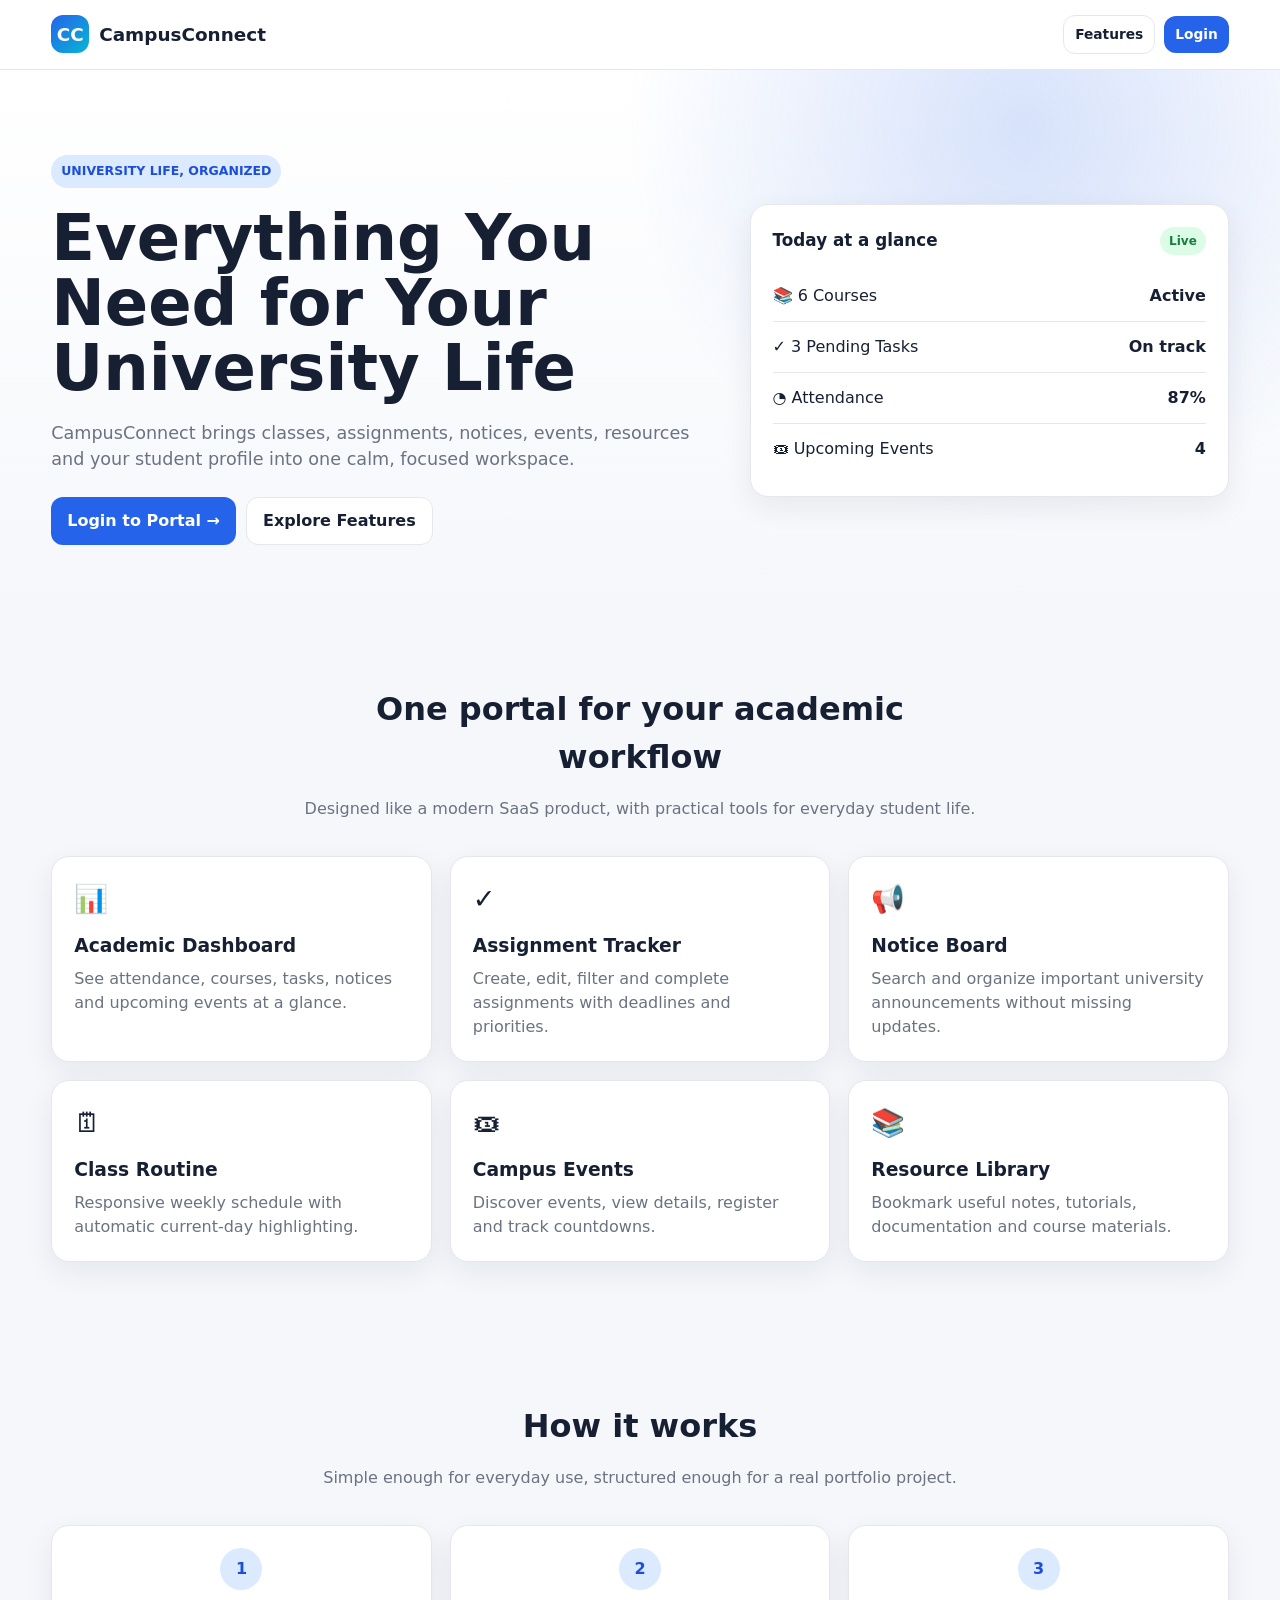
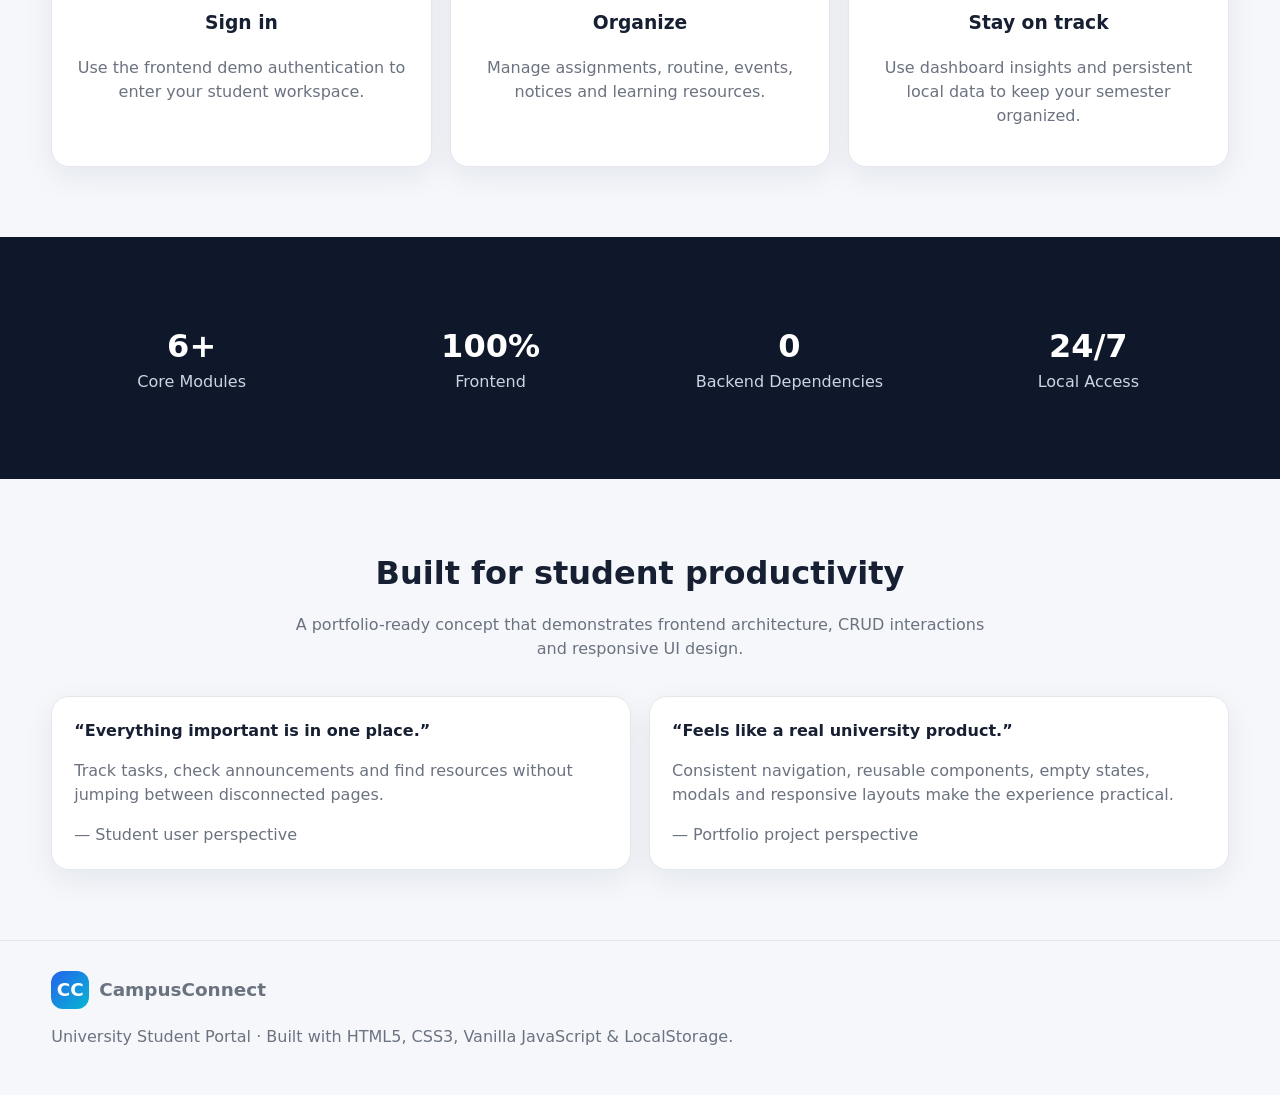
<file: index.html>
<!doctype html><html lang="en"><head><meta charset="utf-8"><meta name="viewport" content="width=device-width,initial-scale=1"><title>CampusConnect · University Student Portal</title><link rel="stylesheet" href="css/style.css"><link rel="stylesheet" href="css/components.css"><link rel="stylesheet" href="css/responsive.css"></head>
<body>
<header class="topbar"><div class="topbar-inner"><a class="brand" href="index.html"><span class="logo">CC</span><span>CampusConnect</span></a><div class="top-actions"><a class="btn btn-secondary btn-sm" href="#features">Features</a><a class="btn btn-primary btn-sm" href="login.html">Login</a></div></div></header>
<section class="hero"><div class="container hero-grid"><div><span class="eyebrow">UNIVERSITY LIFE, ORGANIZED</span><h1>Everything You Need for Your University Life</h1><p>CampusConnect brings classes, assignments, notices, events, resources and your student profile into one calm, focused workspace.</p><div class="hero-actions"><a class="btn btn-primary" href="login.html">Login to Portal →</a><a class="btn btn-secondary" href="#features">Explore Features</a></div></div><div class="card hero-panel"><div class="section-title"><h3>Today at a glance</h3><span class="badge badge-green">Live</span></div><div class="mock-row"><span>📚 6 Courses</span><b>Active</b></div><div class="mock-row"><span>✓ 3 Pending Tasks</span><b>On track</b></div><div class="mock-row"><span>◔ Attendance</span><b>87%</b></div><div class="mock-row"><span>🎟 Upcoming Events</span><b>4</b></div></div></div></section>
<section class="section-pad" id="features"><div class="container"><div class="center-head"><h2>One portal for your academic workflow</h2><p class="muted">Designed like a modern SaaS product, with practical tools for everyday student life.</p></div><div class="grid grid-3"><div class="card feature-card"><div class="feature-icon">📊</div><h3>Academic Dashboard</h3><p>See attendance, courses, tasks, notices and upcoming events at a glance.</p></div><div class="card feature-card"><div class="feature-icon">✓</div><h3>Assignment Tracker</h3><p>Create, edit, filter and complete assignments with deadlines and priorities.</p></div><div class="card feature-card"><div class="feature-icon">📢</div><h3>Notice Board</h3><p>Search and organize important university announcements without missing updates.</p></div><div class="card feature-card"><div class="feature-icon">🗓</div><h3>Class Routine</h3><p>Responsive weekly schedule with automatic current-day highlighting.</p></div><div class="card feature-card"><div class="feature-icon">🎟</div><h3>Campus Events</h3><p>Discover events, view details, register and track countdowns.</p></div><div class="card feature-card"><div class="feature-icon">📚</div><h3>Resource Library</h3><p>Bookmark useful notes, tutorials, documentation and course materials.</p></div></div></div></section>
<section class="section-pad"><div class="container"><div class="center-head"><h2>How it works</h2><p class="muted">Simple enough for everyday use, structured enough for a real portfolio project.</p></div><div class="grid grid-3"><div class="card how-step"><div class="step-num">1</div><h3>Sign in</h3><p class="muted">Use the frontend demo authentication to enter your student workspace.</p></div><div class="card how-step"><div class="step-num">2</div><h3>Organize</h3><p class="muted">Manage assignments, routine, events, notices and learning resources.</p></div><div class="card how-step"><div class="step-num">3</div><h3>Stay on track</h3><p class="muted">Use dashboard insights and persistent local data to keep your semester organized.</p></div></div></div></section>
<section class="section-pad stats-band"><div class="container grid grid-4"><div class="stat-big"><strong>6+</strong><span class="muted">Core Modules</span></div><div class="stat-big"><strong>100%</strong><span class="muted">Frontend</span></div><div class="stat-big"><strong>0</strong><span class="muted">Backend Dependencies</span></div><div class="stat-big"><strong>24/7</strong><span class="muted">Local Access</span></div></div></section>
<section class="section-pad"><div class="container"><div class="center-head"><h2>Built for student productivity</h2><p class="muted">A portfolio-ready concept that demonstrates frontend architecture, CRUD interactions and responsive UI design.</p></div><div class="grid grid-2"><div class="card testimonial"><b>“Everything important is in one place.”</b><p>Track tasks, check announcements and find resources without jumping between disconnected pages.</p><span class="muted">— Student user perspective</span></div><div class="card testimonial"><b>“Feels like a real university product.”</b><p>Consistent navigation, reusable components, empty states, modals and responsive layouts make the experience practical.</p><span class="muted">— Portfolio project perspective</span></div></div></div></section>
<footer class="footer"><div class="container"><div class="brand"><span class="logo">CC</span>CampusConnect</div><p>University Student Portal · Built with HTML5, CSS3, Vanilla JavaScript & LocalStorage.</p></div></footer>
</body></html>
</file>
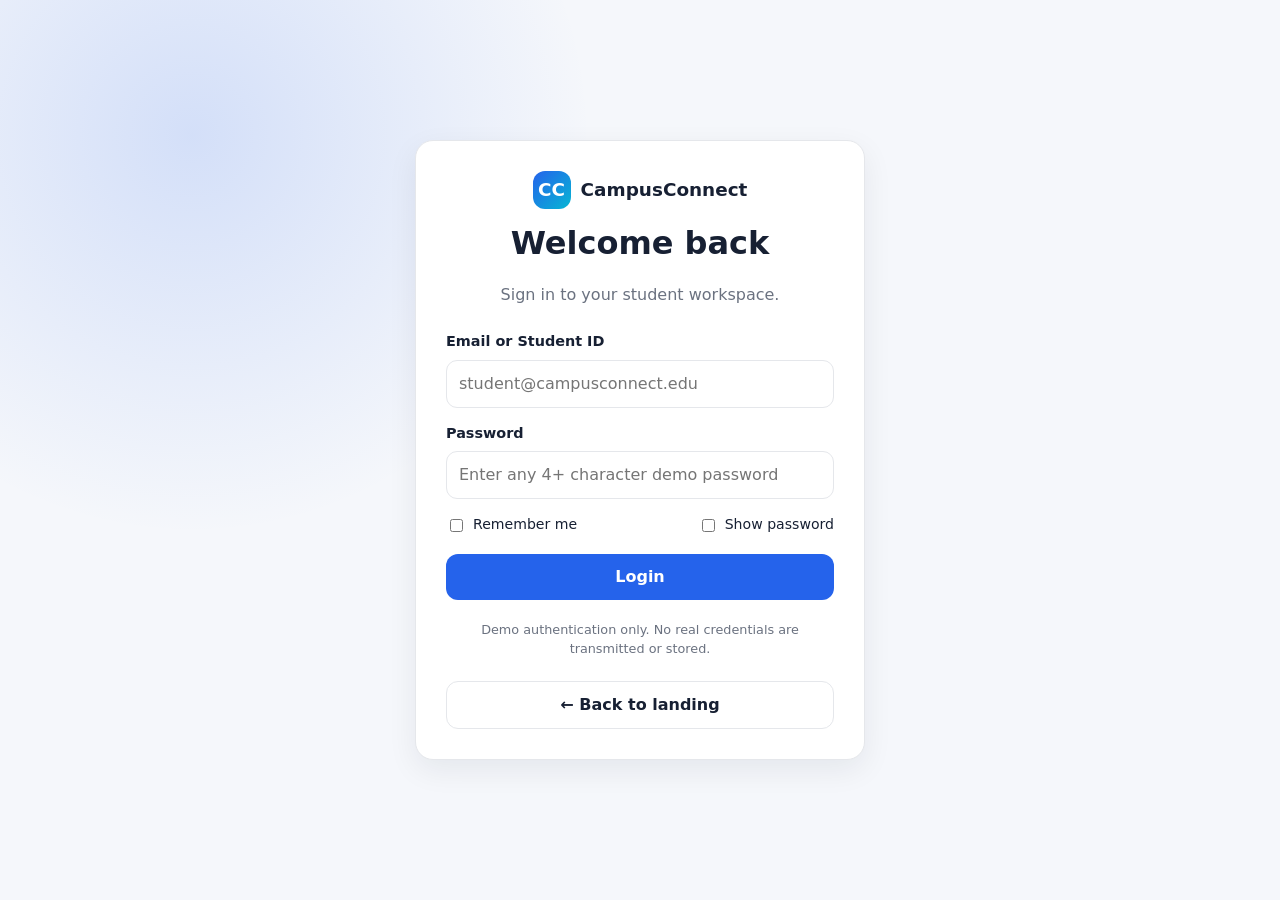
<file: assignments.html>
<!doctype html>
<html lang="en"><head><meta charset="utf-8"><meta name="viewport" content="width=device-width,initial-scale=1">
<title>Assignments · CampusConnect</title><link rel="stylesheet" href="css/style.css"><link rel="stylesheet" href="css/components.css"><link rel="stylesheet" href="css/responsive.css"></head>
<body data-page="assignments">
<header class="topbar"><div class="topbar-inner"><div class="brand"><button class="icon-btn menu-toggle" style="display:none">☰</button><a class="brand" href="dashboard.html"><span class="logo">CC</span><span class="brand-text">CampusConnect</span></a></div><div class="top-actions"><label class="switch" title="Theme"><input type="checkbox" data-theme-toggle><span class="slider"></span></label><div class="profile-row"><div class="avatar" data-user-initial>S</div><strong data-user-name>Student</strong></div></div></div></header>
<div class="app-layout">
<aside class="sidebar" id="sidebar">
  <div class="nav-label">Workspace</div>
  <a class="nav-link" data-page="dashboard" href="dashboard.html"><span class="ico">⌂</span>Dashboard</a>
  <a class="nav-link" data-page="notices" href="notices.html"><span class="ico">📢</span>Notice Board</a>
  <a class="nav-link" data-page="routine" href="routine.html"><span class="ico">🗓</span>Class Routine</a>
  <a class="nav-link" data-page="assignments" href="assignments.html"><span class="ico">✓</span>Assignments</a>
  <a class="nav-link" data-page="events" href="events.html"><span class="ico">🎟</span>Events</a>
  <a class="nav-link" data-page="resources" href="resources.html"><span class="ico">📚</span>Resources</a>
  <div class="nav-label">Account</div>
  <a class="nav-link" data-page="profile" href="profile.html"><span class="ico">◉</span>Profile</a>
  <a class="nav-link" data-page="settings" href="settings.html"><span class="ico">⚙</span>Settings</a>
  <div class="sidebar-bottom"><div class="card section"><div class="profile-row"><div class="avatar" data-user-initial>S</div><div><strong data-user-name>Student</strong><div class="muted" style="font-size:.78rem">CampusConnect</div></div></div><button class="btn btn-secondary btn-sm" style="width:100%;margin-top:12px" data-logout>Logout</button></div></div>
</aside>
<main class="main"><div class="container">
<div class="page-head"><div><h1>Assignment Tracker</h1><p>Keep every deadline and task under control.</p></div><button class="btn btn-primary" id="addAssignment">+ Add Assignment</button></div>
<div class="toolbar"><input class="input" id="assignmentSearch" placeholder="Search assignments..."><select class="select" id="statusFilter"><option value="">All Statuses</option><option>Pending</option><option>In Progress</option><option>Completed</option></select><select class="select" id="priorityFilter"><option value="">All Priorities</option><option>Low</option><option>Medium</option><option>High</option></select></div>
<div class="search-result-count" id="resultCount"></div><div id="assignmentList" class="grid grid-2"></div>
</div></main></div>
<div class="toast-container"></div><script src="js/app.js"></script><script src='js/assignments.js'></script></body></html>
</file>
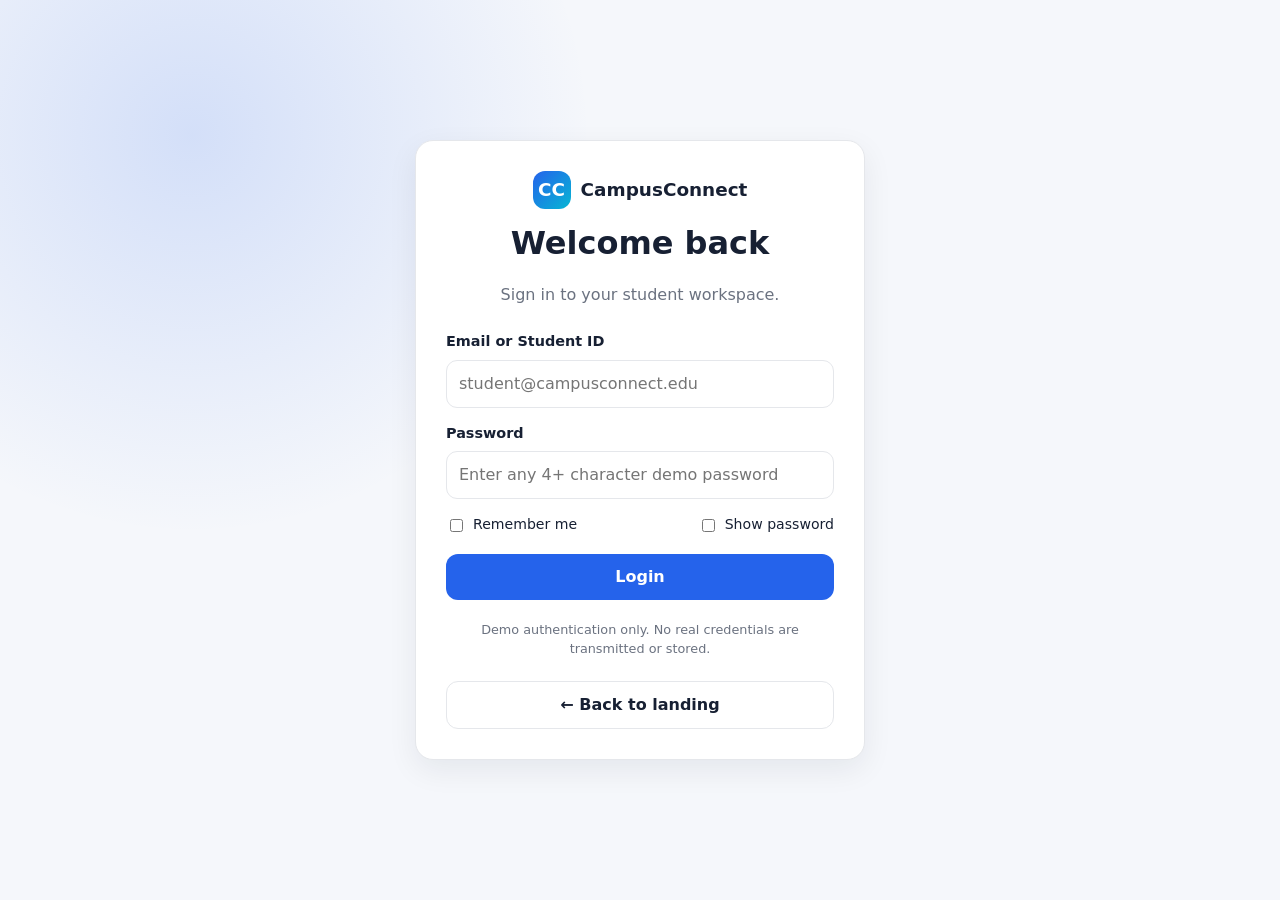
<file: dashboard.html>
<!doctype html>
<html lang="en"><head><meta charset="utf-8"><meta name="viewport" content="width=device-width,initial-scale=1">
<title>Dashboard · CampusConnect</title><link rel="stylesheet" href="css/style.css"><link rel="stylesheet" href="css/components.css"><link rel="stylesheet" href="css/responsive.css"></head>
<body data-page="dashboard">
<header class="topbar"><div class="topbar-inner"><div class="brand"><button class="icon-btn menu-toggle" style="display:none">☰</button><a class="brand" href="dashboard.html"><span class="logo">CC</span><span class="brand-text">CampusConnect</span></a></div><div class="top-actions"><label class="switch" title="Theme"><input type="checkbox" data-theme-toggle><span class="slider"></span></label><div class="profile-row"><div class="avatar" data-user-initial>S</div><strong data-user-name>Student</strong></div></div></div></header>
<div class="app-layout">
<aside class="sidebar" id="sidebar">
  <div class="nav-label">Workspace</div>
  <a class="nav-link" data-page="dashboard" href="dashboard.html"><span class="ico">⌂</span>Dashboard</a>
  <a class="nav-link" data-page="notices" href="notices.html"><span class="ico">📢</span>Notice Board</a>
  <a class="nav-link" data-page="routine" href="routine.html"><span class="ico">🗓</span>Class Routine</a>
  <a class="nav-link" data-page="assignments" href="assignments.html"><span class="ico">✓</span>Assignments</a>
  <a class="nav-link" data-page="events" href="events.html"><span class="ico">🎟</span>Events</a>
  <a class="nav-link" data-page="resources" href="resources.html"><span class="ico">📚</span>Resources</a>
  <div class="nav-label">Account</div>
  <a class="nav-link" data-page="profile" href="profile.html"><span class="ico">◉</span>Profile</a>
  <a class="nav-link" data-page="settings" href="settings.html"><span class="ico">⚙</span>Settings</a>
  <div class="sidebar-bottom"><div class="card section"><div class="profile-row"><div class="avatar" data-user-initial>S</div><div><strong data-user-name>Student</strong><div class="muted" style="font-size:.78rem">CampusConnect</div></div></div><button class="btn btn-secondary btn-sm" style="width:100%;margin-top:12px" data-logout>Logout</button></div></div>
</aside>
<main class="main"><div class="container">
<div class="page-head"><div><h1>Good evening, <span id="dashName">Student</span> 👋</h1><p>Here’s your academic overview for today.</p></div><a class="btn btn-primary" href="assignments.html">+ Add Assignment</a></div>
<div class="grid grid-4 mb-16">
  <div class="card stat-card"><div><div class="stat-label">Total Courses</div><div class="stat-number" id="statCourses">6</div></div><div class="stat-icon">📘</div></div>
  <div class="card stat-card"><div><div class="stat-label">Pending Assignments</div><div class="stat-number" id="statAssignments">0</div></div><div class="stat-icon">✓</div></div>
  <div class="card stat-card"><div><div class="stat-label">Upcoming Events</div><div class="stat-number" id="statEvents">0</div></div><div class="stat-icon">🎟</div></div>
  <div class="card stat-card"><div><div class="stat-label">Attendance</div><div class="stat-number" id="statAttendance">87%</div></div><div class="stat-icon">◔</div></div>
</div>
<div class="grid grid-3">
 <section class="card section" style="grid-column:span 2"><div class="section-title"><h2>Today's Classes</h2><a class="muted" href="routine.html">View routine →</a></div>
  <div class="list">
   <div class="list-item"><div class="card-top"><div><strong>Software Requirements Engineering</strong><div class="meta">SWE 212 · 09:30 AM–11:00 AM · Room 401</div></div><span class="badge badge-blue">Today</span></div></div>
   <div class="list-item"><div class="card-top"><div><strong>Database Management Systems</strong><div class="meta">CSE 221 · 01:00 PM–02:30 PM · Room 305</div></div><span class="badge badge-gray">Lecture</span></div></div>
  </div>
 </section>
 <section class="card section"><div class="section-title"><h2>Study Progress</h2></div><div class="kpi-row"><span class="muted">Semester progress</span><b>68%</b></div><div class="progress"><span style="width:68%"></span></div><div class="kpi-row mt-16"><span class="muted">Weekly study goal</span><b>74%</b></div><div class="progress"><span style="width:74%"></span></div><div class="list mt-16"><div class="list-item"><strong>Student ID</strong><div class="muted" id="dashId">—</div></div><div class="list-item"><strong>Academic Standing</strong><div class="muted">Good Standing</div></div></div></section>
</div>
<div class="grid grid-2" style="margin-top:18px">
 <section class="card section"><div class="section-title"><h2>Upcoming Assignments</h2><a href="assignments.html" class="muted">View all →</a></div><div id="dashAssignments" class="list"></div></section>
 <section class="card section"><div class="section-title"><h2>Recent Notices</h2><a href="notices.html" class="muted">View all →</a></div><div id="dashNotices" class="list"></div></section>
 <section class="card section"><div class="section-title"><h2>Upcoming Events</h2><a href="events.html" class="muted">Explore →</a></div><div id="dashEvents" class="list"></div></section>
 <section class="card section"><div class="section-title"><h2>Quick Actions</h2></div><div class="grid grid-2"><a class="btn btn-secondary" href="assignments.html">✓ Assignments</a><a class="btn btn-secondary" href="routine.html">🗓 Routine</a><a class="btn btn-secondary" href="resources.html">📚 Resources</a><a class="btn btn-secondary" href="profile.html">◉ Profile</a></div></section>
</div>
</div></main></div>
<div class="toast-container"></div><script src="js/app.js"></script><script src='js/dashboard.js'></script></body></html>
</file>
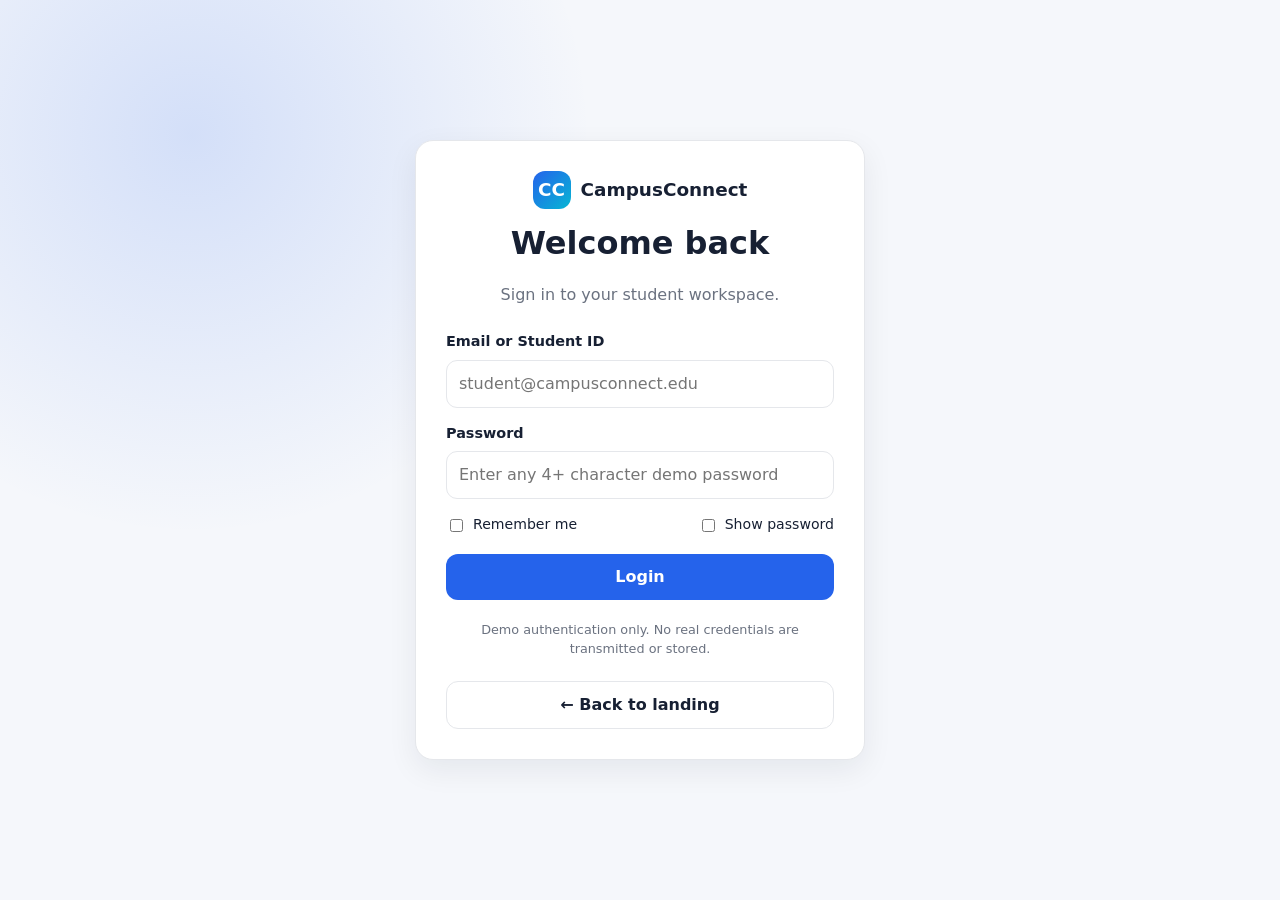
<file: events.html>
<!doctype html>
<html lang="en"><head><meta charset="utf-8"><meta name="viewport" content="width=device-width,initial-scale=1">
<title>Events · CampusConnect</title><link rel="stylesheet" href="css/style.css"><link rel="stylesheet" href="css/components.css"><link rel="stylesheet" href="css/responsive.css"></head>
<body data-page="events">
<header class="topbar"><div class="topbar-inner"><div class="brand"><button class="icon-btn menu-toggle" style="display:none">☰</button><a class="brand" href="dashboard.html"><span class="logo">CC</span><span class="brand-text">CampusConnect</span></a></div><div class="top-actions"><label class="switch" title="Theme"><input type="checkbox" data-theme-toggle><span class="slider"></span></label><div class="profile-row"><div class="avatar" data-user-initial>S</div><strong data-user-name>Student</strong></div></div></div></header>
<div class="app-layout">
<aside class="sidebar" id="sidebar">
  <div class="nav-label">Workspace</div>
  <a class="nav-link" data-page="dashboard" href="dashboard.html"><span class="ico">⌂</span>Dashboard</a>
  <a class="nav-link" data-page="notices" href="notices.html"><span class="ico">📢</span>Notice Board</a>
  <a class="nav-link" data-page="routine" href="routine.html"><span class="ico">🗓</span>Class Routine</a>
  <a class="nav-link" data-page="assignments" href="assignments.html"><span class="ico">✓</span>Assignments</a>
  <a class="nav-link" data-page="events" href="events.html"><span class="ico">🎟</span>Events</a>
  <a class="nav-link" data-page="resources" href="resources.html"><span class="ico">📚</span>Resources</a>
  <div class="nav-label">Account</div>
  <a class="nav-link" data-page="profile" href="profile.html"><span class="ico">◉</span>Profile</a>
  <a class="nav-link" data-page="settings" href="settings.html"><span class="ico">⚙</span>Settings</a>
  <div class="sidebar-bottom"><div class="card section"><div class="profile-row"><div class="avatar" data-user-initial>S</div><div><strong data-user-name>Student</strong><div class="muted" style="font-size:.78rem">CampusConnect</div></div></div><button class="btn btn-secondary btn-sm" style="width:100%;margin-top:12px" data-logout>Logout</button></div></div>
</aside>
<main class="main"><div class="container">
<div class="page-head"><div><h1>Campus Events</h1><p>Discover workshops, seminars, competitions and student activities.</p></div></div>
<div class="toolbar"><input class="input" id="eventSearch" placeholder="Search events..."><select class="select" id="eventCategory"><option value="">All Categories</option><option>Workshop</option><option>Competition</option><option>Seminar</option><option>Club</option></select></div>
<div id="eventList" class="grid grid-2"></div>
</div></main></div>
<div class="toast-container"></div><script src="js/app.js"></script><script src='js/events.js'></script></body></html>
</file>
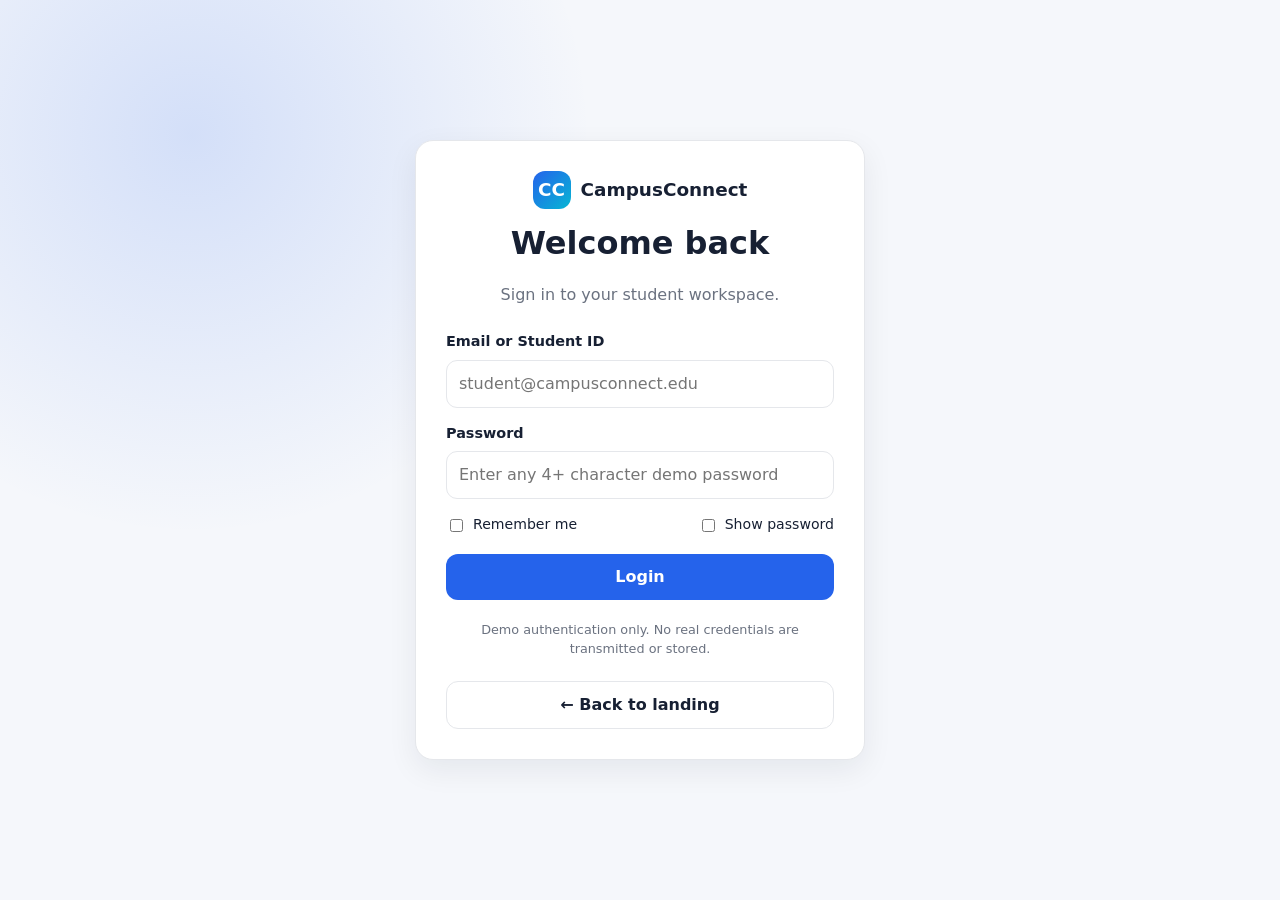
<file: login.html>
<!doctype html><html lang="en"><head><meta charset="utf-8"><meta name="viewport" content="width=device-width,initial-scale=1"><title>Login · CampusConnect</title><link rel="stylesheet" href="css/style.css"><link rel="stylesheet" href="css/responsive.css"></head>
<body><div class="login-page"><div class="card login-card"><div class="login-head"><a class="brand" style="justify-content:center" href="index.html"><span class="logo">CC</span><span>CampusConnect</span></a><h1>Welcome back</h1><p class="muted">Sign in to your student workspace.</p></div>
<div id="loginError" class="badge badge-red hidden" style="width:100%;justify-content:center;margin-bottom:14px"></div>
<form id="loginForm"><div class="form-group"><label>Email or Student ID</label><input class="input" id="identity" placeholder="student@campusconnect.edu" autocomplete="username"></div><div class="form-group"><label>Password</label><input class="input" type="password" id="password" placeholder="Enter any 4+ character demo password" autocomplete="current-password"></div><div class="check-row"><label><input type="checkbox" id="remember"> Remember me</label><label><input type="checkbox" id="showPassword"> Show password</label></div><button class="btn btn-primary" style="width:100%">Login</button></form>
<p class="footer-mini">Demo authentication only. No real credentials are transmitted or stored.</p><a class="btn btn-secondary" style="width:100%;margin-top:10px" href="index.html">← Back to landing</a></div></div><script src="js/app.js"></script><script src="js/auth.js"></script></body></html>
</file>
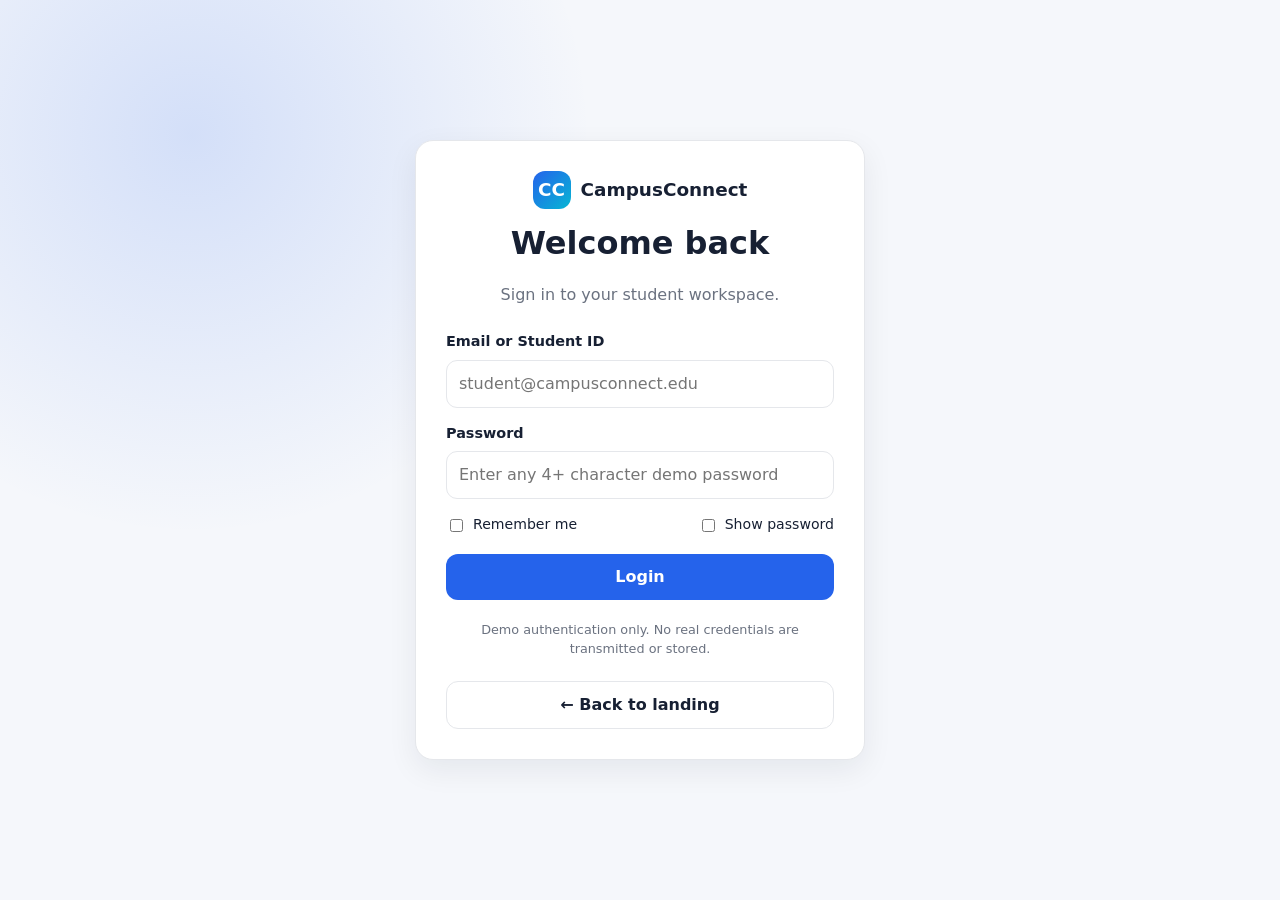
<file: notices.html>
<!doctype html>
<html lang="en"><head><meta charset="utf-8"><meta name="viewport" content="width=device-width,initial-scale=1">
<title>Notice Board · CampusConnect</title><link rel="stylesheet" href="css/style.css"><link rel="stylesheet" href="css/components.css"><link rel="stylesheet" href="css/responsive.css"></head>
<body data-page="notices">
<header class="topbar"><div class="topbar-inner"><div class="brand"><button class="icon-btn menu-toggle" style="display:none">☰</button><a class="brand" href="dashboard.html"><span class="logo">CC</span><span class="brand-text">CampusConnect</span></a></div><div class="top-actions"><label class="switch" title="Theme"><input type="checkbox" data-theme-toggle><span class="slider"></span></label><div class="profile-row"><div class="avatar" data-user-initial>S</div><strong data-user-name>Student</strong></div></div></div></header>
<div class="app-layout">
<aside class="sidebar" id="sidebar">
  <div class="nav-label">Workspace</div>
  <a class="nav-link" data-page="dashboard" href="dashboard.html"><span class="ico">⌂</span>Dashboard</a>
  <a class="nav-link" data-page="notices" href="notices.html"><span class="ico">📢</span>Notice Board</a>
  <a class="nav-link" data-page="routine" href="routine.html"><span class="ico">🗓</span>Class Routine</a>
  <a class="nav-link" data-page="assignments" href="assignments.html"><span class="ico">✓</span>Assignments</a>
  <a class="nav-link" data-page="events" href="events.html"><span class="ico">🎟</span>Events</a>
  <a class="nav-link" data-page="resources" href="resources.html"><span class="ico">📚</span>Resources</a>
  <div class="nav-label">Account</div>
  <a class="nav-link" data-page="profile" href="profile.html"><span class="ico">◉</span>Profile</a>
  <a class="nav-link" data-page="settings" href="settings.html"><span class="ico">⚙</span>Settings</a>
  <div class="sidebar-bottom"><div class="card section"><div class="profile-row"><div class="avatar" data-user-initial>S</div><div><strong data-user-name>Student</strong><div class="muted" style="font-size:.78rem">CampusConnect</div></div></div><button class="btn btn-secondary btn-sm" style="width:100%;margin-top:12px" data-logout>Logout</button></div></div>
</aside>
<main class="main"><div class="container">
<div class="page-head"><div><h1>Notice Board</h1><p>Stay informed about academic and campus updates.</p></div></div>
<div class="toolbar"><input class="input" id="noticeSearch" placeholder="Search notices..."><select class="select" id="noticeCategory"><option value="">All Categories</option><option>Academic</option><option>Competition</option><option>General</option><option>Finance</option><option>Workshop</option></select><select class="select" id="noticeSort"><option value="newest">Newest first</option><option value="oldest">Oldest first</option></select></div>
<div id="noticeList" class="grid grid-2"></div>
</div></main></div>
<div class="toast-container"></div><script src="js/app.js"></script><script src='js/notices.js'></script></body></html>
</file>
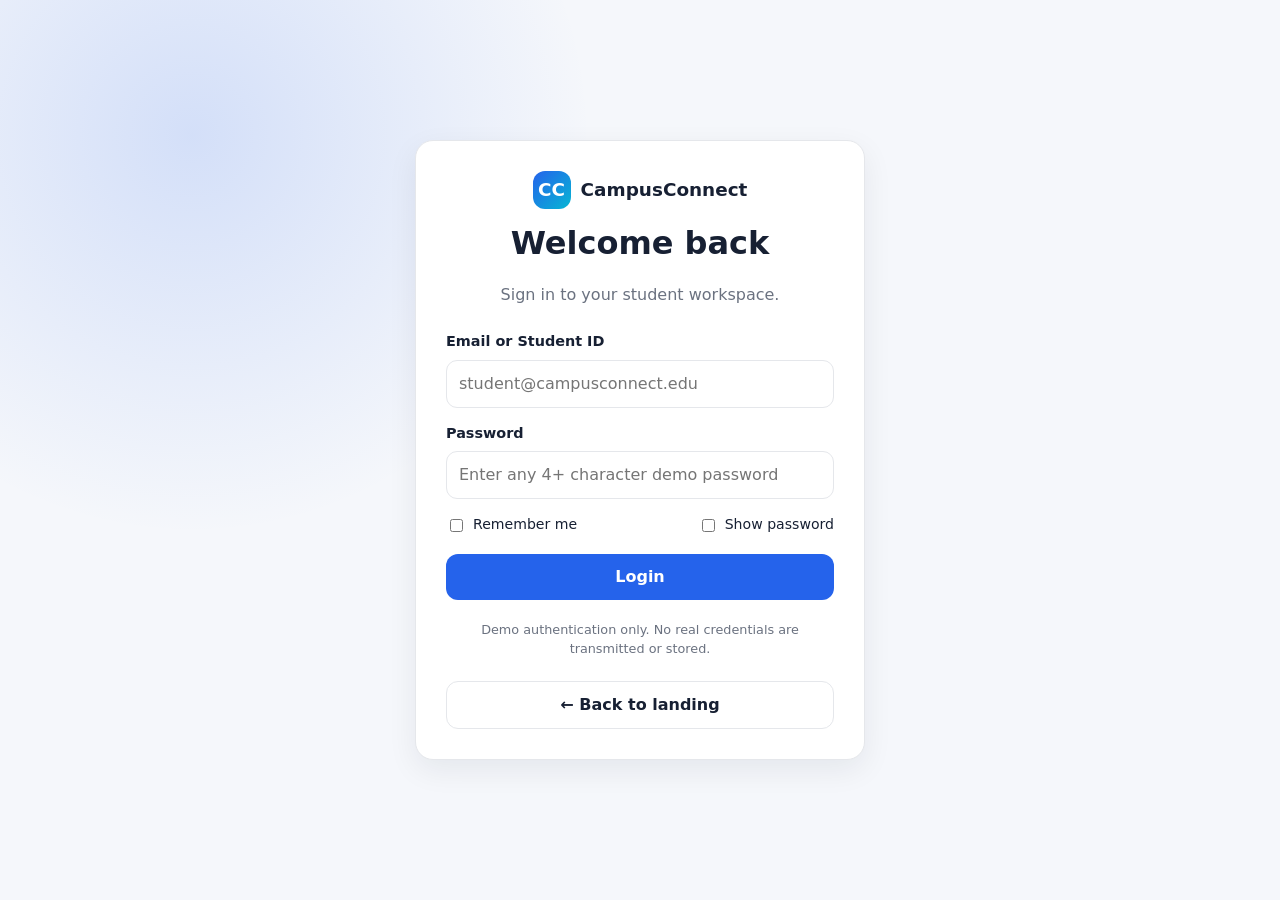
<file: profile.html>
<!doctype html>
<html lang="en"><head><meta charset="utf-8"><meta name="viewport" content="width=device-width,initial-scale=1">
<title>Profile · CampusConnect</title><link rel="stylesheet" href="css/style.css"><link rel="stylesheet" href="css/components.css"><link rel="stylesheet" href="css/responsive.css"></head>
<body data-page="profile">
<header class="topbar"><div class="topbar-inner"><div class="brand"><button class="icon-btn menu-toggle" style="display:none">☰</button><a class="brand" href="dashboard.html"><span class="logo">CC</span><span class="brand-text">CampusConnect</span></a></div><div class="top-actions"><label class="switch" title="Theme"><input type="checkbox" data-theme-toggle><span class="slider"></span></label><div class="profile-row"><div class="avatar" data-user-initial>S</div><strong data-user-name>Student</strong></div></div></div></header>
<div class="app-layout">
<aside class="sidebar" id="sidebar">
  <div class="nav-label">Workspace</div>
  <a class="nav-link" data-page="dashboard" href="dashboard.html"><span class="ico">⌂</span>Dashboard</a>
  <a class="nav-link" data-page="notices" href="notices.html"><span class="ico">📢</span>Notice Board</a>
  <a class="nav-link" data-page="routine" href="routine.html"><span class="ico">🗓</span>Class Routine</a>
  <a class="nav-link" data-page="assignments" href="assignments.html"><span class="ico">✓</span>Assignments</a>
  <a class="nav-link" data-page="events" href="events.html"><span class="ico">🎟</span>Events</a>
  <a class="nav-link" data-page="resources" href="resources.html"><span class="ico">📚</span>Resources</a>
  <div class="nav-label">Account</div>
  <a class="nav-link" data-page="profile" href="profile.html"><span class="ico">◉</span>Profile</a>
  <a class="nav-link" data-page="settings" href="settings.html"><span class="ico">⚙</span>Settings</a>
  <div class="sidebar-bottom"><div class="card section"><div class="profile-row"><div class="avatar" data-user-initial>S</div><div><strong data-user-name>Student</strong><div class="muted" style="font-size:.78rem">CampusConnect</div></div></div><button class="btn btn-secondary btn-sm" style="width:100%;margin-top:12px" data-logout>Logout</button></div></div>
</aside>
<main class="main"><div class="container">
<div class="page-head"><div><h1>Student Profile</h1><p>Manage the information shown across your student portal.</p></div></div>
<div class="grid grid-3"><section class="card section text-center"><div class="avatar" style="width:90px;height:90px;font-size:2rem;margin:auto" data-user-initial>S</div><h2 data-user-name>Student</h2><p class="muted">Software Engineering Student</p><span class="badge badge-green">Active Student</span></section>
<section class="card section" style="grid-column:span 2"><form id="profileForm"><div class="grid grid-2"><div class="form-group"><label>Full Name</label><input class="input" name="name" required></div><div class="form-group"><label>Student ID</label><input class="input" name="studentId" required></div><div class="form-group"><label>Department</label><input class="input" name="department" required></div><div class="form-group"><label>University</label><input class="input" name="university" required></div><div class="form-group"><label>Semester</label><input class="input" name="semester" required></div><div class="form-group"><label>Email</label><input class="input" type="email" name="email" required></div></div><div class="form-group"><label>Skills</label><input class="input" name="skills"></div><div class="form-group"><label>Interests</label><input class="input" name="interests"></div><button class="btn btn-primary">Save Profile</button></form></section></div>
</div></main></div>
<div class="toast-container"></div><script src="js/app.js"></script><script src='js/profile.js'></script></body></html>
</file>
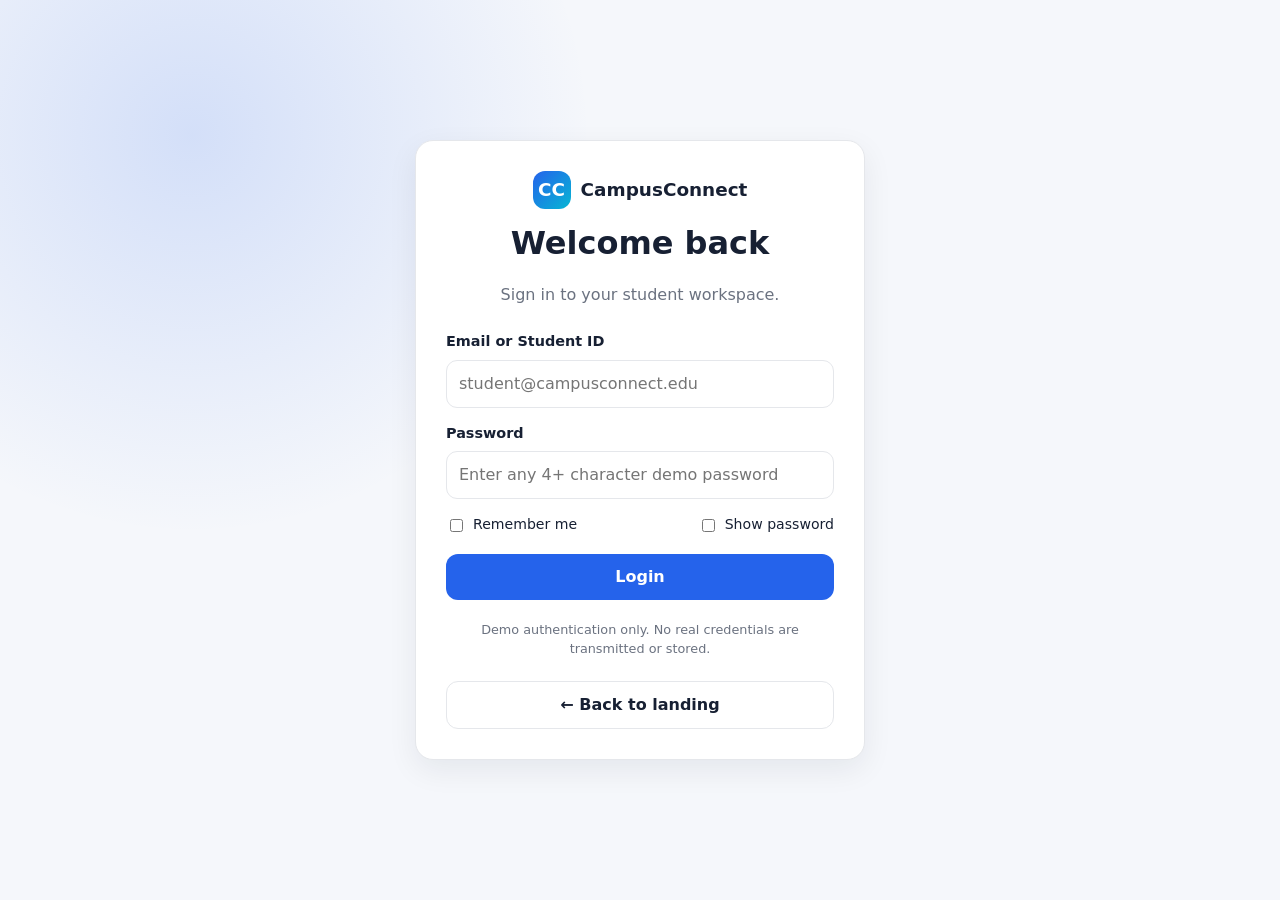
<file: resources.html>
<!doctype html>
<html lang="en"><head><meta charset="utf-8"><meta name="viewport" content="width=device-width,initial-scale=1">
<title>Study Resources · CampusConnect</title><link rel="stylesheet" href="css/style.css"><link rel="stylesheet" href="css/components.css"><link rel="stylesheet" href="css/responsive.css"></head>
<body data-page="resources">
<header class="topbar"><div class="topbar-inner"><div class="brand"><button class="icon-btn menu-toggle" style="display:none">☰</button><a class="brand" href="dashboard.html"><span class="logo">CC</span><span class="brand-text">CampusConnect</span></a></div><div class="top-actions"><label class="switch" title="Theme"><input type="checkbox" data-theme-toggle><span class="slider"></span></label><div class="profile-row"><div class="avatar" data-user-initial>S</div><strong data-user-name>Student</strong></div></div></div></header>
<div class="app-layout">
<aside class="sidebar" id="sidebar">
  <div class="nav-label">Workspace</div>
  <a class="nav-link" data-page="dashboard" href="dashboard.html"><span class="ico">⌂</span>Dashboard</a>
  <a class="nav-link" data-page="notices" href="notices.html"><span class="ico">📢</span>Notice Board</a>
  <a class="nav-link" data-page="routine" href="routine.html"><span class="ico">🗓</span>Class Routine</a>
  <a class="nav-link" data-page="assignments" href="assignments.html"><span class="ico">✓</span>Assignments</a>
  <a class="nav-link" data-page="events" href="events.html"><span class="ico">🎟</span>Events</a>
  <a class="nav-link" data-page="resources" href="resources.html"><span class="ico">📚</span>Resources</a>
  <div class="nav-label">Account</div>
  <a class="nav-link" data-page="profile" href="profile.html"><span class="ico">◉</span>Profile</a>
  <a class="nav-link" data-page="settings" href="settings.html"><span class="ico">⚙</span>Settings</a>
  <div class="sidebar-bottom"><div class="card section"><div class="profile-row"><div class="avatar" data-user-initial>S</div><div><strong data-user-name>Student</strong><div class="muted" style="font-size:.78rem">CampusConnect</div></div></div><button class="btn btn-secondary btn-sm" style="width:100%;margin-top:12px" data-logout>Logout</button></div></div>
</aside>
<main class="main"><div class="container">
<div class="page-head"><div><h1>Study Resources</h1><p>Your personal library of useful academic and programming resources.</p></div></div>
<div class="toolbar"><input class="input" id="resourceSearch" placeholder="Search resources..."><select class="select" id="resourceCategory"><option value="">All Categories</option><option>Lecture Notes</option><option>Programming</option><option>Course Materials</option><option>Tutorials</option><option>Useful Websites</option></select><label class="btn btn-secondary"><input type="checkbox" id="bookmarkedOnly"> &nbsp; Bookmarked only</label></div>
<div id="resourceList" class="grid grid-3"></div>
</div></main></div>
<div class="toast-container"></div><script src="js/app.js"></script><script src='js/resources.js'></script></body></html>
</file>
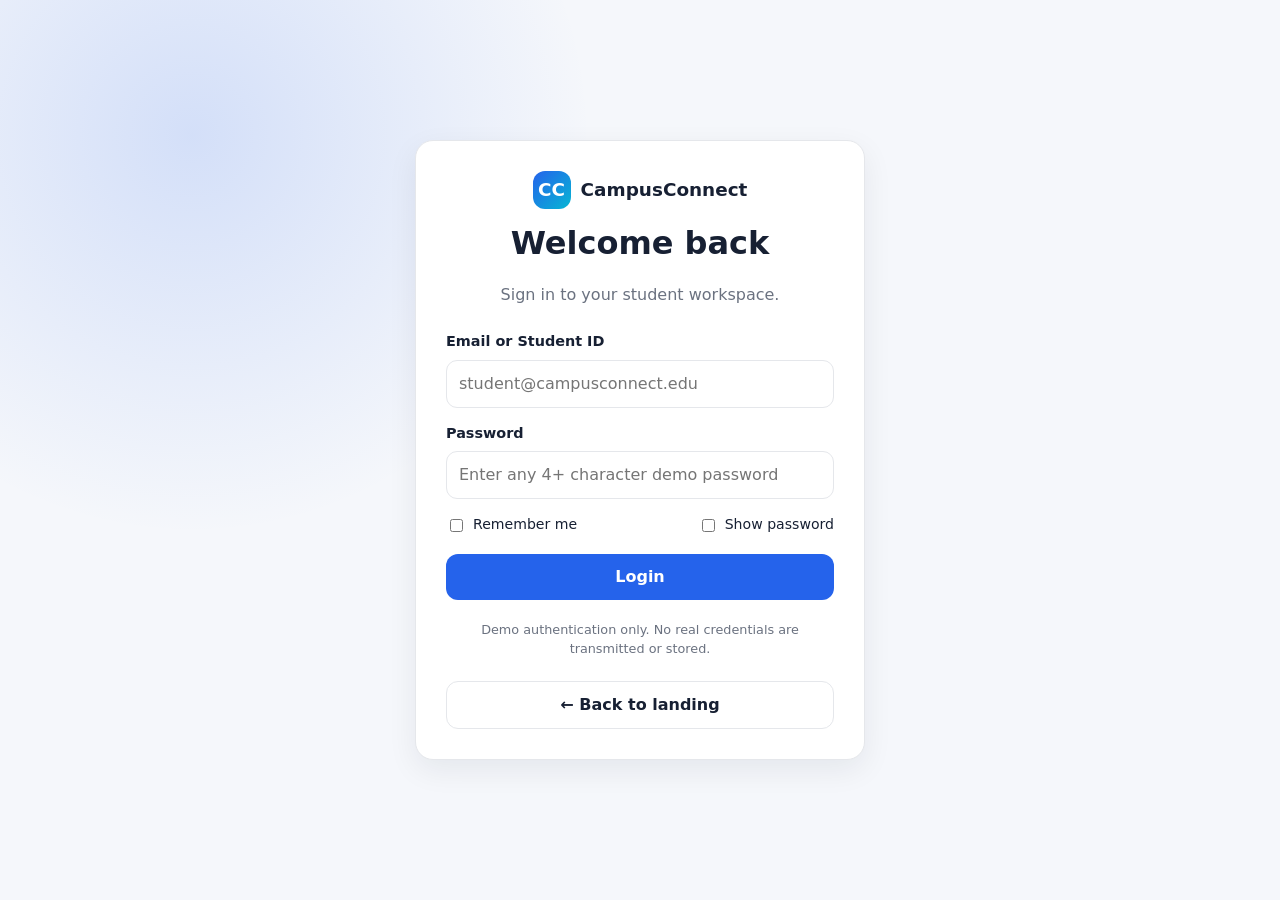
<file: routine.html>
<!doctype html>
<html lang="en"><head><meta charset="utf-8"><meta name="viewport" content="width=device-width,initial-scale=1">
<title>Class Routine · CampusConnect</title><link rel="stylesheet" href="css/style.css"><link rel="stylesheet" href="css/components.css"><link rel="stylesheet" href="css/responsive.css"></head>
<body data-page="routine">
<header class="topbar"><div class="topbar-inner"><div class="brand"><button class="icon-btn menu-toggle" style="display:none">☰</button><a class="brand" href="dashboard.html"><span class="logo">CC</span><span class="brand-text">CampusConnect</span></a></div><div class="top-actions"><label class="switch" title="Theme"><input type="checkbox" data-theme-toggle><span class="slider"></span></label><div class="profile-row"><div class="avatar" data-user-initial>S</div><strong data-user-name>Student</strong></div></div></div></header>
<div class="app-layout">
<aside class="sidebar" id="sidebar">
  <div class="nav-label">Workspace</div>
  <a class="nav-link" data-page="dashboard" href="dashboard.html"><span class="ico">⌂</span>Dashboard</a>
  <a class="nav-link" data-page="notices" href="notices.html"><span class="ico">📢</span>Notice Board</a>
  <a class="nav-link" data-page="routine" href="routine.html"><span class="ico">🗓</span>Class Routine</a>
  <a class="nav-link" data-page="assignments" href="assignments.html"><span class="ico">✓</span>Assignments</a>
  <a class="nav-link" data-page="events" href="events.html"><span class="ico">🎟</span>Events</a>
  <a class="nav-link" data-page="resources" href="resources.html"><span class="ico">📚</span>Resources</a>
  <div class="nav-label">Account</div>
  <a class="nav-link" data-page="profile" href="profile.html"><span class="ico">◉</span>Profile</a>
  <a class="nav-link" data-page="settings" href="settings.html"><span class="ico">⚙</span>Settings</a>
  <div class="sidebar-bottom"><div class="card section"><div class="profile-row"><div class="avatar" data-user-initial>S</div><div><strong data-user-name>Student</strong><div class="muted" style="font-size:.78rem">CampusConnect</div></div></div><button class="btn btn-secondary btn-sm" style="width:100%;margin-top:12px" data-logout>Logout</button></div></div>
</aside>
<main class="main"><div class="container">
<div class="page-head"><div><h1>Class Routine</h1><p>Weekly schedule with today's classes highlighted.</p></div></div>
<div class="card section"><div class="routine-grid" id="routineGrid"></div></div>
</div></main></div>
<div class="toast-container"></div><script src="js/app.js"></script><script>
document.addEventListener('DOMContentLoaded',()=>{
 if(document.body.dataset.page!=='routine')return; CC.requireAuth();
 const days=['Sunday','Monday','Tuesday','Wednesday','Thursday','Friday','Saturday'];
 const classes={
  Sunday:[['Software Requirements Engineering','SWE 212','Dr. Rahman','401','09:30 AM','11:00 AM'],['Database Management Systems','CSE 221','Ms. Jahan','305','01:00 PM','02:30 PM']],
  Monday:[['Computer Networks','CSE 231','Mr. Hasan','302','10:00 AM','11:30 AM'],['Web Engineering','SWE 315','Ms. Sultana','407','02:00 PM','03:30 PM']],
  Tuesday:[['Software Testing','SWE 321','Dr. Karim','403','09:00 AM','10:30 AM'],['Database Lab','CSE 221L','Lab Instructor','Lab 2','02:00 PM','04:00 PM']],
  Wednesday:[['Data Structures','CSE 211','Dr. Ahmed','204','11:00 AM','12:30 PM'],['Software Requirements Engineering','SWE 212','Dr. Rahman','401','02:00 PM','03:30 PM']],
  Thursday:[['Web Engineering Lab','SWE 315L','Ms. Sultana','Lab 4','10:00 AM','12:00 PM'],['Software Testing','SWE 321','Dr. Karim','403','01:00 PM','02:30 PM']],
  Friday:[],Saturday:[['Project & Professional Practice','SWE 411','Dr. Islam','405','10:00 AM','12:00 PM']]
 };
 const today=CC.todayName();document.querySelector('#routineGrid').innerHTML=days.map(d=>`<div class="day-col ${d===today?'today':''}"><div class="day-head">${d}</div>${(classes[d]||[]).map(c=>`<div class="card class-card"><strong>${c[0]}</strong><small>${c[1]} · ${c[2]}</small><small>📍 ${c[3]}</small><small>🕒 ${c[4]} – ${c[5]}</small></div>`).join('')||'<div class="empty card">No classes</div>'}</div>`).join('');
});
</script></body></html>
</file>
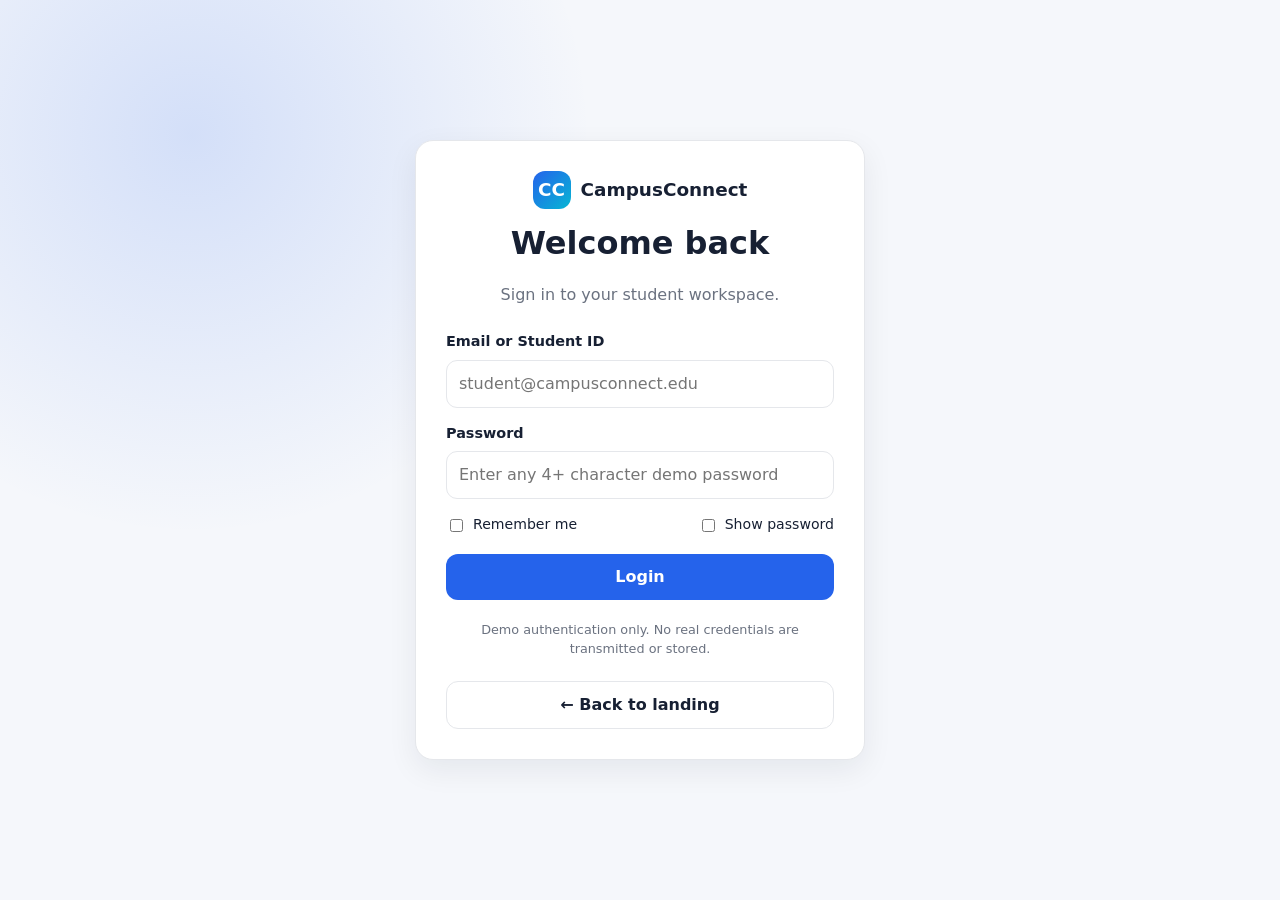
<file: settings.html>
<!doctype html>
<html lang="en"><head><meta charset="utf-8"><meta name="viewport" content="width=device-width,initial-scale=1">
<title>Settings · CampusConnect</title><link rel="stylesheet" href="css/style.css"><link rel="stylesheet" href="css/components.css"><link rel="stylesheet" href="css/responsive.css"></head>
<body data-page="settings">
<header class="topbar"><div class="topbar-inner"><div class="brand"><button class="icon-btn menu-toggle" style="display:none">☰</button><a class="brand" href="dashboard.html"><span class="logo">CC</span><span class="brand-text">CampusConnect</span></a></div><div class="top-actions"><label class="switch" title="Theme"><input type="checkbox" data-theme-toggle><span class="slider"></span></label><div class="profile-row"><div class="avatar" data-user-initial>S</div><strong data-user-name>Student</strong></div></div></div></header>
<div class="app-layout">
<aside class="sidebar" id="sidebar">
  <div class="nav-label">Workspace</div>
  <a class="nav-link" data-page="dashboard" href="dashboard.html"><span class="ico">⌂</span>Dashboard</a>
  <a class="nav-link" data-page="notices" href="notices.html"><span class="ico">📢</span>Notice Board</a>
  <a class="nav-link" data-page="routine" href="routine.html"><span class="ico">🗓</span>Class Routine</a>
  <a class="nav-link" data-page="assignments" href="assignments.html"><span class="ico">✓</span>Assignments</a>
  <a class="nav-link" data-page="events" href="events.html"><span class="ico">🎟</span>Events</a>
  <a class="nav-link" data-page="resources" href="resources.html"><span class="ico">📚</span>Resources</a>
  <div class="nav-label">Account</div>
  <a class="nav-link" data-page="profile" href="profile.html"><span class="ico">◉</span>Profile</a>
  <a class="nav-link" data-page="settings" href="settings.html"><span class="ico">⚙</span>Settings</a>
  <div class="sidebar-bottom"><div class="card section"><div class="profile-row"><div class="avatar" data-user-initial>S</div><div><strong data-user-name>Student</strong><div class="muted" style="font-size:.78rem">CampusConnect</div></div></div><button class="btn btn-secondary btn-sm" style="width:100%;margin-top:12px" data-logout>Logout</button></div></div>
</aside>
<main class="main"><div class="container">
<div class="page-head"><div><h1>Settings</h1><p>Customize your CampusConnect experience.</p></div></div>
<div class="card section">
 <div class="settings-row"><div><strong>Dark Mode</strong><div class="muted">Use a darker interface for low-light environments.</div></div><label class="switch"><input type="checkbox" data-theme-toggle><span class="slider"></span></label></div>
 <div class="settings-row"><div><strong>Notifications</strong><div class="muted">Show reminders for assignments and events.</div></div><label class="switch"><input type="checkbox" id="notifications" checked><span class="slider"></span></label></div>
 <div class="settings-row"><div><strong>Reset Application Data</strong><div class="muted">Restore sample data and remove local changes.</div></div><button class="btn btn-danger" id="resetData">Reset Data</button></div>
 <div class="settings-row"><div><strong>Sign Out</strong><div class="muted">End your current CampusConnect session.</div></div><button class="btn btn-secondary" data-logout>Logout</button></div>
</div>
</div></main></div>
<div class="toast-container"></div><script src="js/app.js"></script><script>
document.addEventListener('DOMContentLoaded',()=>{
  if(document.body.dataset.page!=='settings')return; CC.requireAuth();
  const n=document.querySelector('#notifications'); n.checked=CC.get('cc_notifications_enabled',true);
  n.addEventListener('change',()=>{CC.set('cc_notifications_enabled',n.checked);CC.toast('Notification preference saved');});
  document.querySelector('#resetData').addEventListener('click',()=>{
    if(confirm('Reset all CampusConnect data to the original sample state?')){Object.values(CC.keys).forEach(k=>{if(k!=='cc_user')localStorage.removeItem(k)});localStorage.removeItem('cc_events');localStorage.removeItem('cc_resources');CC.initData();CC.toast('Application data reset');setTimeout(()=>location.reload(),500);}
  });
});
</script></body></html>
</file>
<file: css/style.css>
:root{
  --primary:#2563eb; --primary-2:#1d4ed8; --bg:#f5f7fb; --surface:#fff;
  --text:#172033; --muted:#6b7280; --border:#e5e7eb; --success:#16a34a;
  --warning:#d97706; --danger:#dc2626; --info:#0891b2; --shadow:0 10px 30px rgba(15,23,42,.07);
  --radius:18px; --sidebar:260px;
}
[data-theme="dark"]{
  --bg:#0b1220; --surface:#111827; --text:#f3f4f6; --muted:#9ca3af;
  --border:#243044; --shadow:0 10px 30px rgba(0,0,0,.22);
}
*{box-sizing:border-box}
html{scroll-behavior:smooth}
body{margin:0;font-family:Inter,ui-sans-serif,system-ui,-apple-system,"Segoe UI",sans-serif;background:var(--bg);color:var(--text);line-height:1.5}
a{color:inherit;text-decoration:none}
button,input,select,textarea{font:inherit}
button{cursor:pointer}
img{max-width:100%}
.hidden{display:none!important}
.muted{color:var(--muted)}
.container{width:min(1180px,92%);margin:auto}
.btn{border:0;border-radius:12px;padding:11px 16px;font-weight:700;display:inline-flex;align-items:center;justify-content:center;gap:8px;transition:.2s}
.btn:hover{transform:translateY(-1px)}
.btn-primary{background:var(--primary);color:#fff}
.btn-primary:hover{background:var(--primary-2)}
.btn-secondary{background:var(--surface);color:var(--text);border:1px solid var(--border)}
.btn-danger{background:#fee2e2;color:#991b1b}
.btn-sm{padding:8px 11px;font-size:.86rem}
.card{background:var(--surface);border:1px solid var(--border);border-radius:var(--radius);box-shadow:var(--shadow)}
.badge{display:inline-flex;align-items:center;gap:5px;padding:5px 9px;border-radius:999px;font-size:.75rem;font-weight:800}
.badge-blue{background:#dbeafe;color:#1d4ed8}.badge-green{background:#dcfce7;color:#15803d}
.badge-orange{background:#ffedd5;color:#c2410c}.badge-red{background:#fee2e2;color:#b91c1c}
.badge-gray{background:#f1f5f9;color:#475569}
[data-theme="dark"] .badge-blue{background:#172554;color:#93c5fd}
[data-theme="dark"] .badge-green{background:#052e16;color:#86efac}
[data-theme="dark"] .badge-orange{background:#431407;color:#fdba74}
[data-theme="dark"] .badge-red{background:#450a0a;color:#fca5a5}
[data-theme="dark"] .badge-gray{background:#1f2937;color:#cbd5e1}

.form-group{display:grid;gap:7px;margin-bottom:15px}
.form-group label{font-weight:700;font-size:.9rem}
.input,.select,.textarea{width:100%;border:1px solid var(--border);background:var(--surface);color:var(--text);border-radius:11px;padding:11px 12px;outline:none}
.input:focus,.select:focus,.textarea:focus{border-color:var(--primary);box-shadow:0 0 0 3px rgba(37,99,235,.1)}
.textarea{min-height:100px;resize:vertical}
.topbar{position:sticky;top:0;z-index:30;height:70px;background:color-mix(in srgb,var(--surface) 92%,transparent);backdrop-filter:blur(14px);border-bottom:1px solid var(--border);display:flex;align-items:center}
.topbar-inner{width:min(1180px,92%);margin:auto;display:flex;align-items:center;justify-content:space-between;gap:15px}
.brand{display:flex;align-items:center;gap:10px;font-weight:900;font-size:1.15rem}
.logo{width:38px;height:38px;border-radius:12px;background:linear-gradient(135deg,#2563eb,#06b6d4);display:grid;place-items:center;color:#fff;font-weight:900}
.top-actions{display:flex;align-items:center;gap:9px}
.icon-btn{width:40px;height:40px;border:1px solid var(--border);background:var(--surface);color:var(--text);border-radius:11px;display:grid;place-items:center}
.app-layout{display:flex;min-height:calc(100vh - 70px)}
.sidebar{width:var(--sidebar);position:fixed;top:70px;bottom:0;left:0;background:var(--surface);border-right:1px solid var(--border);padding:20px 14px;z-index:25;transition:.25s}
.nav-label{font-size:.72rem;text-transform:uppercase;color:var(--muted);font-weight:800;padding:10px 12px}
.nav-link{display:flex;align-items:center;gap:11px;padding:11px 12px;border-radius:12px;margin:3px 0;color:var(--muted);font-weight:700}
.nav-link:hover,.nav-link.active{background:#eff6ff;color:var(--primary)}
[data-theme="dark"] .nav-link:hover,[data-theme="dark"] .nav-link.active{background:#172554}
.nav-link .ico{width:22px;text-align:center}
.sidebar-bottom{position:absolute;bottom:18px;left:14px;right:14px}
.main{margin-left:var(--sidebar);width:calc(100% - var(--sidebar));padding:28px 0 50px}
.page-head{display:flex;justify-content:space-between;align-items:flex-end;gap:15px;margin-bottom:24px}
.page-head h1{margin:0 0 5px;font-size:1.8rem}
.page-head p{margin:0;color:var(--muted)}
.grid{display:grid;gap:18px}
.grid-2{grid-template-columns:repeat(2,minmax(0,1fr))}
.grid-3{grid-template-columns:repeat(3,minmax(0,1fr))}
.grid-4{grid-template-columns:repeat(4,minmax(0,1fr))}
.stat-card{padding:20px;display:flex;align-items:center;justify-content:space-between}
.stat-icon{width:48px;height:48px;border-radius:14px;display:grid;place-items:center;font-size:1.3rem;background:#eff6ff;color:var(--primary)}
[data-theme="dark"] .stat-icon{background:#172554}
.stat-number{font-size:1.65rem;font-weight:900;margin-top:3px}
.stat-label{color:var(--muted);font-size:.85rem;font-weight:700}
.section{padding:20px}
.section-title{display:flex;justify-content:space-between;align-items:center;gap:10px;margin-bottom:16px}
.section-title h2,.section-title h3{margin:0;font-size:1.05rem}
.list{display:grid;gap:11px}
.list-item{padding:13px;border:1px solid var(--border);border-radius:13px;background:color-mix(in srgb,var(--surface) 96%,var(--bg))}
.list-item:hover{border-color:#bfdbfe}
.progress{height:9px;border-radius:99px;background:#e5e7eb;overflow:hidden}
.progress > span{display:block;height:100%;border-radius:99px;background:linear-gradient(90deg,var(--primary),#06b6d4)}
.avatar{width:42px;height:42px;border-radius:50%;display:grid;place-items:center;background:linear-gradient(135deg,#2563eb,#06b6d4);color:#fff;font-weight:900}
.profile-row{display:flex;align-items:center;gap:12px}
.toolbar{display:flex;gap:10px;flex-wrap:wrap;margin-bottom:18px}
.toolbar .input{min-width:220px;flex:1}
.table-wrap{overflow-x:auto}
.table{width:100%;border-collapse:collapse;min-width:700px}
.table th,.table td{padding:13px;border-bottom:1px solid var(--border);text-align:left;white-space:nowrap}
.table th{font-size:.78rem;text-transform:uppercase;color:var(--muted)}
.routine-grid{display:grid;grid-template-columns:repeat(7,minmax(170px,1fr));gap:12px;overflow-x:auto;padding-bottom:5px}
.day-col{min-width:170px}
.day-head{padding:12px;border-radius:13px;background:#f1f5f9;text-align:center;font-weight:900;margin-bottom:10px}
.day-col.today .day-head{background:var(--primary);color:#fff}
.class-card{padding:13px;margin-bottom:10px;border-left:4px solid var(--primary)}
.class-card strong{display:block}
.class-card small{display:block;color:var(--muted);margin-top:3px}
.notice-card,.event-card,.resource-card{padding:18px}
.card-top{display:flex;justify-content:space-between;gap:10px;align-items:flex-start}
.card-actions{display:flex;gap:7px;flex-wrap:wrap}
.meta{display:flex;gap:12px;flex-wrap:wrap;color:var(--muted);font-size:.84rem;margin:10px 0}
.empty{text-align:center;padding:40px 15px;color:var(--muted)}
.empty .empty-icon{font-size:2.2rem;margin-bottom:7px}
.hero{padding:85px 0 70px;background:radial-gradient(circle at 80% 10%,rgba(37,99,235,.18),transparent 35%),linear-gradient(180deg,var(--surface),var(--bg))}
.hero-grid{display:grid;grid-template-columns:1.15fr .85fr;align-items:center;gap:50px}
.eyebrow{display:inline-flex;padding:7px 10px;border-radius:999px;background:#dbeafe;color:#1d4ed8;font-weight:800;font-size:.78rem}
.hero h1{font-size:clamp(2.5rem,5vw,4.7rem);line-height:1.02;margin:18px 0}
.hero p{font-size:1.1rem;color:var(--muted);max-width:650px}
.hero-actions{display:flex;gap:10px;flex-wrap:wrap;margin-top:25px}
.hero-panel{padding:22px}
.mock-row{display:flex;align-items:center;justify-content:space-between;padding:13px 0;border-bottom:1px solid var(--border)}
.mock-row:last-child{border-bottom:0}
.section-pad{padding:70px 0}
.center-head{text-align:center;max-width:700px;margin:0 auto 35px}
.center-head h2{font-size:2rem;margin:0 0 8px}
.feature-card{padding:22px}
.feature-icon{font-size:1.7rem;margin-bottom:12px}
.feature-card h3{margin:0 0 7px}
.feature-card p{color:var(--muted);margin:0}
.how-step{padding:22px;text-align:center}
.step-num{width:42px;height:42px;border-radius:50%;background:#dbeafe;color:#1d4ed8;display:grid;place-items:center;font-weight:900;margin:0 auto 12px}
.stats-band{background:#0f172a;color:#fff}
.stats-band .muted{color:#cbd5e1}
.stat-big{text-align:center;padding:15px}
.stat-big strong{font-size:2rem;display:block}
.testimonial{padding:22px}
.testimonial p{color:var(--muted)}
.footer{border-top:1px solid var(--border);padding:30px 0;color:var(--muted)}
.login-page{min-height:100vh;display:grid;place-items:center;padding:25px;background:radial-gradient(circle at 15% 15%,rgba(37,99,235,.16),transparent 30%),var(--bg)}
.login-card{width:min(450px,94vw);padding:30px}
.login-head{text-align:center;margin-bottom:24px}
.login-head h1{margin:10px 0 5px}
.check-row{display:flex;align-items:center;justify-content:space-between;gap:10px;margin:12px 0 18px;font-size:.88rem}
.check-row label{display:flex;gap:7px;align-items:center}
.toast-container{position:fixed;right:20px;bottom:20px;z-index:100;display:grid;gap:9px;width:min(360px,calc(100vw - 40px))}
.toast{padding:13px 15px;border-radius:13px;background:var(--surface);border:1px solid var(--border);box-shadow:var(--shadow);animation:slideIn .2s ease}
.toast.success{border-left:4px solid var(--success)}.toast.error{border-left:4px solid var(--danger)}
@keyframes slideIn{from{opacity:0;transform:translateY(8px)}to{opacity:1;transform:none}}
.modal-backdrop{position:fixed;inset:0;background:rgba(15,23,42,.55);display:grid;place-items:center;padding:20px;z-index:80}
.modal{width:min(620px,96vw);max-height:90vh;overflow:auto;background:var(--surface);border-radius:20px;border:1px solid var(--border);box-shadow:0 30px 80px rgba(0,0,0,.2);padding:22px}
.modal-head{display:flex;justify-content:space-between;align-items:center;gap:10px;margin-bottom:15px}
.modal-head h2{margin:0}
.countdown{font-weight:900;color:var(--primary)}
.search-result-count{color:var(--muted);font-size:.85rem;margin-bottom:10px}
.settings-row{display:flex;justify-content:space-between;align-items:center;gap:20px;padding:18px 0;border-bottom:1px solid var(--border)}
.settings-row:last-child{border-bottom:0}
.switch{position:relative;width:48px;height:26px}.switch input{opacity:0;width:0;height:0}.slider{position:absolute;inset:0;background:#cbd5e1;border-radius:99px}.slider:before{content:"";position:absolute;width:20px;height:20px;left:3px;top:3px;background:#fff;border-radius:50%;transition:.2s}.switch input:checked+.slider{background:var(--primary)}.switch input:checked+.slider:before{transform:translateX(22px)}
.kpi-row{display:flex;justify-content:space-between;align-items:center;margin-bottom:7px}
.footer-mini{font-size:.8rem;color:var(--muted);text-align:center;margin-top:20px}
</file>
<file: css/components.css>
/* Small reusable component helpers */
.flex{display:flex}.items-center{align-items:center}.justify-between{justify-content:space-between}
.gap-8{gap:8px}.gap-12{gap:12px}.gap-16{gap:16px}
.mt-8{margin-top:8px}.mt-16{margin-top:16px}.mb-16{margin-bottom:16px}
.text-center{text-align:center}
</file>
<file: css/responsive.css>
@media(max-width:1000px){
  .grid-4{grid-template-columns:repeat(2,minmax(0,1fr))}
  .hero-grid{grid-template-columns:1fr}
}
@media(max-width:780px){
  :root{--sidebar:0px}
  .sidebar{transform:translateX(-100%);width:260px;box-shadow:20px 0 40px rgba(0,0,0,.12)}
  .sidebar.open{transform:translateX(0)}
  .main{margin-left:0;width:100%}
  .menu-toggle{display:grid!important}
  .grid-2,.grid-3{grid-template-columns:1fr}
  .page-head{align-items:flex-start;flex-direction:column}
  .routine-grid{grid-template-columns:repeat(7,170px)}
  .topbar .brand-text{display:none}
}
@media(min-width:781px){.menu-toggle{display:none!important}}
@media(max-width:560px){
  .container{width:min(94%,1180px)}
  .grid-4{grid-template-columns:1fr}
  .main{padding-top:20px}
  .section{padding:16px}
  .stat-card{padding:16px}
  .hero{padding:55px 0}
  .hero h1{font-size:2.65rem}
  .topbar{height:62px}
  .sidebar{top:62px}
  .login-card{padding:22px}
}
</file>
